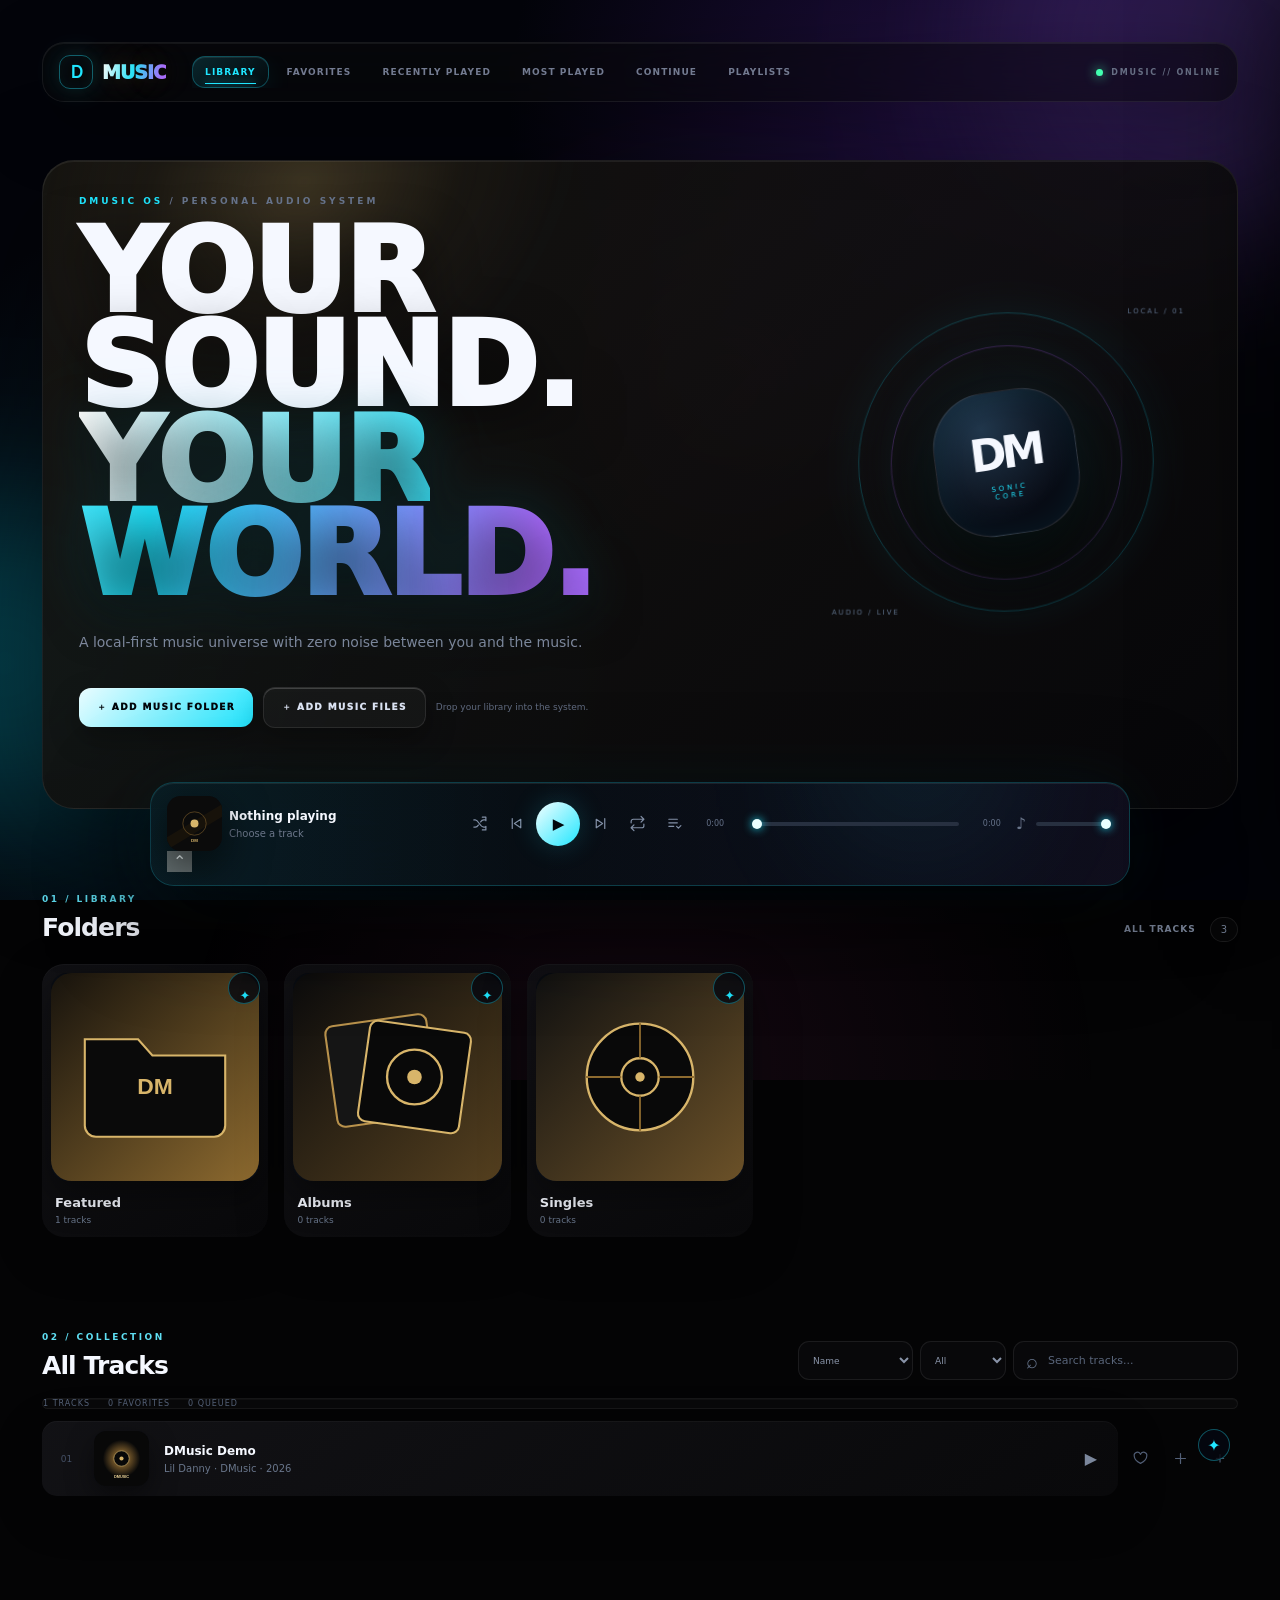
<file: index.html>
<!doctype html>
<html lang="en">
<head>
  <meta charset="UTF-8">
  <meta name="viewport" content="width=device-width, initial-scale=1, viewport-fit=cover">
  <meta name="theme-color" content="#05050a">
  <meta name="description" content="DMusic — futuristic personal music library and player.">
  <meta name="color-scheme" content="dark">
  <link rel="manifest" href="manifest.webmanifest">
  <title>DMusic — Your Sound. Your World.</title>
  <link rel="stylesheet" href="style.css">
  <link rel="stylesheet" href="pro-style.css">
  <link rel="stylesheet" href="pro-suite.css">
  <link rel="stylesheet" href="neon-theme.css">
</head>
<body>
  <div class="scene" aria-hidden="true"><div class="scene-grid"></div><div class="orb orb-a"></div><div class="orb orb-b"></div><div class="orb orb-c"></div><div class="scanline"></div></div>
  <main class="app" id="top">
    <header class="topbar">
      <a class="brand" href="#top" aria-label="DMusic home"><i>Ｄ</i><span>MUSIC</span></a>
      <nav class="main-nav" aria-label="Library navigation">
        <button class="nav-btn active" data-view="library">Library</button><button class="nav-btn" data-view="favorites">Favorites</button><button class="nav-btn" data-view="recent">Recently Played</button><button class="nav-btn" data-view="most">Most Played</button><button class="nav-btn" data-view="continue">Continue</button><button class="nav-btn" data-view="playlists">Playlists</button>
      </nav>
      <div class="topbar-meta"><span class="status-dot"></span><span id="libraryStatus">DMUSIC // ONLINE</span></div>
    </header>
    <section class="hero" aria-labelledby="heroTitle">
      <div class="hero-copy"><div class="eyebrow"><span>DMUSIC OS</span> / PERSONAL AUDIO SYSTEM</div><h1 id="heroTitle">YOUR SOUND.<br><em>YOUR WORLD.</em></h1><p>A local-first music universe with zero noise between you and the music.</p><div class="scanner-bar"><button id="scanBtn" class="scan-btn" type="button">＋ ADD MUSIC FOLDER</button><button id="addFilesBtn" class="scan-btn secondary-scan-btn" type="button">＋ ADD MUSIC FILES</button><input id="musicFolderInput" type="file" webkitdirectory directory multiple hidden accept="audio/*,.mp3,.m4a,.flac,.wav,.ogg,.aac,.opus,.webm,.jpg,.jpeg,.png,.webp"><input id="musicFilesInput" type="file" multiple hidden accept="audio/*,.mp3,.m4a,.flac,.wav,.ogg,.aac,.opus,.webm"><span id="scanStatus" class="scan-status">Drop your library into the system.</span></div></div>
      <div class="hero-stage" aria-hidden="true"><div class="hero-ring ring-one"></div><div class="hero-ring ring-two"></div><div class="hero-core"><strong>DM</strong><span>SONIC<br>CORE</span></div><div class="hero-label label-one">LOCAL / 01</div><div class="hero-label label-two">AUDIO / LIVE</div></div>
    </section>
    <section class="content-section library-section"><div class="section-title"><div><span class="section-kicker">01 / LIBRARY</span><h2 id="pageTitle">Folders</h2></div><div class="library-actions"><button id="allTracksBtn" class="text-btn">ALL TRACKS</button><span id="folderCount" class="count">0</span></div></div><div id="library" class="library"></div></section>
    <section class="content-section tracks-section"><div class="section-title"><div><span class="section-kicker">02 / COLLECTION</span><h2 id="tracksHeading">Tracks</h2></div><div class="track-tools"><select id="sortSelect" aria-label="Sort tracks"><option value="name">Name</option><option value="artist">Artist</option><option value="album">Album</option><option value="year">Year</option><option value="recent">Recently played</option><option value="plays">Most played</option></select><select id="filterSelect" aria-label="Filter tracks"><option value="all">All</option><option value="favorites">Favorites</option><option value="played">Played</option><option value="unplayed">Unplayed</option><option value="year">With year</option></select><label class="search-box"><span>⌕</span><input id="searchInput" type="search" placeholder="Search tracks..." autocomplete="off"></label></div></div><div id="statsBar" class="stats-bar"></div><div id="tracks" class="tracks"></div><div id="emptyState" class="empty-state" hidden>No tracks found.</div></section>
  </main>
  <div id="playlistModal" class="modal" hidden><div class="modal-card"><button id="closePlaylistModal" class="close-btn" type="button">×</button><span class="section-kicker">NEW PLAYLIST</span><h2>Create playlist</h2><input id="playlistName" class="modal-input" maxlength="50" placeholder="Playlist name..." autocomplete="off"><button id="createPlaylistBtn" class="scan-btn" type="button">CREATE PLAYLIST</button></div></div>
  <aside class="player" aria-label="Music player"><div class="player-glow"></div><div class="player-main"><div class="now-art-wrap"><img id="nowCover" src="assets/covers/fallback.svg" alt="Now playing artwork"><span id="playingIndicator" class="playing-indicator" hidden></span></div><div class="now"><b id="nowTitle">Nothing playing</b><small id="nowArtist">Choose a track</small></div><div class="player-controls"><button id="shuffleBtn" class="control-btn mode-btn" type="button" aria-label="Shuffle"></button><button id="prevBtn" class="control-btn" type="button" aria-label="Previous"></button><button id="playBtn" class="play-btn" type="button" aria-label="Play">▶</button><button id="nextBtn" class="control-btn" type="button" aria-label="Next"></button><button id="repeatBtn" class="control-btn mode-btn" type="button" aria-label="Repeat"></button><button id="queueBtn" class="control-btn mode-btn" type="button" aria-label="Queue"></button></div><div class="time-progress"><span id="currentTime">0:00</span><input id="progress" type="range" min="0" max="100" value="0" step="0.1" aria-label="Playback position"><span id="duration">0:00</span></div><div class="volume-wrap"><span>♪</span><input id="volume" class="volume" type="range" min="0" max="1" step="0.01" value="1" aria-label="Volume"></div></div></aside>
  <aside id="queuePanel" class="queue-panel" aria-hidden="true"><div class="queue-head"><div><span class="section-kicker">03 / UP NEXT</span><h2>Queue</h2></div><button id="closeQueueBtn" class="close-btn" type="button">×</button></div><div class="queue-actions"><button id="clearQueueBtn" class="text-btn" type="button">CLEAR QUEUE</button></div><div id="queueList" class="queue-list"></div></aside><div id="queueBackdrop" class="queue-backdrop" hidden></div>
  <script src="music-data.js"></script><script src="script.js"></script><script src="scanner-fix.js"></script><script src="pro-ui.js"></script><script src="pro-suite.js"></script><script src="pro-player.js"></script>
</body>
</html>
</file>
<file: style.css>
*{box-sizing:border-box}html{scroll-behavior:smooth}body{margin:0;min-height:100vh;background:#03040a;color:#f5f7ff;font-family:Inter,ui-sans-serif,system-ui,-apple-system,BlinkMacSystemFont,"Segoe UI",sans-serif;overflow-x:hidden;isolation:isolate}button,input,select{font:inherit}button{border:0}.scene{position:fixed;inset:0;z-index:-2;overflow:hidden;background:radial-gradient(circle at 72% 12%,#1c0d3a 0,transparent 34%),radial-gradient(circle at 18% 70%,#061e2b 0,transparent 35%),#03040a}.scene-grid{position:absolute;inset:-20%;background-image:linear-gradient(#20e6ff0b 1px,transparent 1px),linear-gradient(90deg,#20e6ff0b 1px,transparent 1px);background-size:56px 56px;transform:perspective(700px) rotateX(63deg) translateY(24%);transform-origin:center bottom;mask-image:linear-gradient(to bottom,transparent,#000 45%,#000);animation:gridDrift 18s linear infinite}.orb{position:absolute;border-radius:50%;filter:blur(70px);opacity:.2;mix-blend-mode:screen}.orb-a{width:430px;height:430px;right:-130px;top:-170px;background:#9b5cff;animation:orbFloat 10s ease-in-out infinite}.orb-b{width:330px;height:330px;left:-160px;bottom:8%;background:#00eaff;animation:orbFloat 13s ease-in-out infinite reverse}.orb-c{width:230px;height:230px;left:48%;top:30%;background:#ff3bbd;opacity:.09}.scanline{position:absolute;inset:0;background:linear-gradient(transparent 0%,#fff0 48%,#fff3 50%,#fff0 52%,transparent 100%);background-size:100% 8px;opacity:.045;pointer-events:none}.app{max-width:1440px;margin:auto;padding:28px 42px 245px}.topbar{position:sticky;top:14px;z-index:15;display:flex;align-items:center;gap:26px;margin-bottom:72px;padding:10px 12px 10px 18px;border:1px solid #ffffff12;border-radius:20px;background:#060811b8;backdrop-filter:blur(22px) saturate(145%);box-shadow:0 18px 60px #0008,inset 0 1px #fff1}.brand{display:flex;align-items:center;gap:9px;color:#fff;text-decoration:none;font-size:19px;font-weight:950;letter-spacing:2px;white-space:nowrap}.brand i{display:grid;place-items:center;width:34px;height:34px;border:1px solid #23e7ff66;border-radius:11px;color:#20e6ff;font-style:normal;font-size:18px;box-shadow:0 0 24px #20e6ff26,inset 0 0 18px #20e6ff12}.brand span{background:linear-gradient(90deg,#fff,#20e6ff 65%,#a96cff);-webkit-background-clip:text;background-clip:text;color:transparent}.main-nav{display:flex;gap:4px;overflow:auto;scrollbar-width:none;flex:1}.main-nav::-webkit-scrollbar{display:none}.nav-btn{position:relative;white-space:nowrap;background:transparent;color:#737b91;padding:10px 12px;border-radius:11px;font-size:9px;font-weight:850;cursor:pointer;text-transform:uppercase;letter-spacing:1.1px;transition:.25s}.nav-btn:hover{color:#eafaff;background:#ffffff07}.nav-btn.active{color:#20e6ff;background:#20e6ff0d;box-shadow:inset 0 0 0 1px #20e6ff20,0 0 24px #20e6ff08}.nav-btn.active:after{content:"";position:absolute;left:12px;right:12px;bottom:3px;height:1px;background:#20e6ff;box-shadow:0 0 10px #20e6ff}.topbar-meta{display:flex;align-items:center;gap:8px;color:#687085;font-size:8px;letter-spacing:1.8px;font-weight:800;white-space:nowrap}.status-dot{width:7px;height:7px;border-radius:50%;background:#42ffb0;box-shadow:0 0 12px #42ffb0}.hero{position:relative;min-height:520px;display:flex;align-items:center;justify-content:space-between;border-bottom:1px solid #ffffff10;padding:35px 3% 80px;overflow:hidden}.hero:before{content:"";position:absolute;inset:12% 38% 12% 0;border:1px solid #20e6ff0d;border-radius:50%;transform:skewX(-14deg);pointer-events:none}.hero-copy{position:relative;z-index:2;max-width:850px}.eyebrow,.section-kicker{color:#68758d;font-size:9px;letter-spacing:3px;font-weight:850}.eyebrow span{color:#20e6ff}.hero h1{font-size:clamp(58px,9vw,132px);line-height:.82;letter-spacing:-8px;margin:19px 0 28px;font-weight:950;text-wrap:balance}.hero h1 em{font-style:normal;background:linear-gradient(100deg,#fff 0%,#20e6ff 42%,#b16cff 90%);-webkit-background-clip:text;background-clip:text;color:transparent;filter:drop-shadow(0 0 28px #20e6ff25)}.hero p{margin:0;color:#818ba0;font-size:14px;max-width:510px;line-height:1.7}.scanner-bar{display:flex;align-items:center;gap:10px;margin-top:32px;flex-wrap:wrap}.scan-btn{padding:13px 18px;border-radius:12px;background:linear-gradient(135deg,#eafcff,#20e6ff);color:#02060b;font-size:9px;font-weight:950;letter-spacing:1.4px;cursor:pointer;transition:.25s;box-shadow:0 10px 35px #20e6ff14}.scan-btn:hover{transform:translateY(-3px);box-shadow:0 15px 45px #20e6ff28}.secondary-scan-btn{background:#ffffff08;color:#dce4f4;border:1px solid #ffffff18;box-shadow:none}.secondary-scan-btn:hover{background:#ffffff10;color:#fff}.scan-status{color:#606b80;font-size:9px}.scan-status.error{color:#ff668f}.hero-stage{position:relative;width:390px;height:390px;flex:none;display:grid;place-items:center;perspective:800px;transform:rotateY(-10deg) rotateX(4deg)}.hero-ring{position:absolute;border:1px solid #20e6ff3d;border-radius:50%;box-shadow:0 0 45px #20e6ff10,inset 0 0 35px #20e6ff08}.ring-one{width:300px;height:300px;animation:spin 18s linear infinite}.ring-two{width:235px;height:235px;border-color:#b16cff45;animation:spinReverse 13s linear infinite}.hero-core{width:145px;height:145px;border-radius:38%;display:grid;place-items:center;align-content:center;gap:5px;background:radial-gradient(circle at 35% 25%,#20364b,#080b14 68%);border:1px solid #ffffff22;box-shadow:0 0 70px #20e6ff18,0 35px 80px #000c,inset 0 0 35px #20e6ff12;transform:rotateZ(-8deg);animation:coreFloat 5s ease-in-out infinite}.hero-core strong{font-size:45px;letter-spacing:-5px}.hero-core span{font-size:7px;letter-spacing:3px;color:#20e6ff;text-align:center}.hero-label{position:absolute;font-size:7px;letter-spacing:2px;color:#5e718b}.label-one{top:40px;right:15px}.label-two{bottom:40px;left:20px}.content-section{margin-top:78px}.section-title{display:flex;align-items:end;justify-content:space-between;gap:18px;margin-bottom:22px}.section-title h2{font-size:25px;margin:7px 0 0;letter-spacing:-.9px}.count{color:#748096;font-size:10px;border:1px solid #ffffff14;border-radius:99px;padding:6px 10px;background:#ffffff05}.library-actions{display:flex;align-items:center;gap:12px}.text-btn{background:transparent;color:#7c879c;font-size:9px;cursor:pointer;padding:7px 2px;letter-spacing:1px;font-weight:800}.text-btn:hover{color:#20e6ff}.library{display:grid;grid-template-columns:repeat(auto-fill,minmax(190px,1fr));gap:16px}.folder-card{position:relative;color:inherit;font:inherit;cursor:pointer;background:linear-gradient(145deg,#0d111b,#070a10);text-align:left;padding:9px;border-radius:22px;box-shadow:inset 0 0 0 1px #ffffff0e,0 18px 45px #0007;transition:transform .35s,box-shadow .35s;transform-style:preserve-3d}.folder-card:hover{transform:translateY(-9px) rotateX(3deg) rotateY(-2deg);box-shadow:inset 0 0 0 1px #20e6ff35,0 25px 65px #000b,0 0 35px #20e6ff0b}.folder-card.selected{box-shadow:inset 0 0 0 1px #20e6ff,0 25px 65px #000b,0 0 35px #20e6ff14}.folder-card img{display:block;width:100%;aspect-ratio:1;border-radius:16px;object-fit:cover;background:#090c12;box-shadow:0 14px 30px #0008}.folder-card span,.folder-card small{display:block}.folder-card span{margin:14px 4px 0;font-size:13px;font-weight:850}.folder-card small{margin:5px 4px 3px;color:#68758a;font-size:9px}.tracks-section{margin-top:88px}.track-tools{display:flex;align-items:center;gap:7px}.track-tools select{height:39px;border:1px solid #ffffff12;border-radius:11px;background:#080b12e8;color:#8994a8;outline:0;padding:0 10px;font-size:9px}.track-tools select:focus{border-color:#20e6ff66;box-shadow:0 0 0 3px #20e6ff09}.search-box{width:225px;height:39px;display:flex;align-items:center;gap:8px;padding:0 12px;border:1px solid #ffffff12;border-radius:11px;background:#080b12e8;color:#66748b}.search-box:focus-within{border-color:#20e6ff66;box-shadow:0 0 0 3px #20e6ff09}.search-box span{font-size:20px;line-height:1}.search-box input{width:100%;border:0;outline:0;background:transparent;color:#eef4ff;font-size:11px}.search-box input::placeholder{color:#59657a}.stats-bar{display:flex;gap:18px;color:#56637a;font-size:8px;margin:-4px 0 12px;text-transform:uppercase;letter-spacing:1px}.tracks{display:grid;gap:5px}.track-row-wrap{display:flex;align-items:center;gap:4px}.track-row{min-width:0;flex:1;display:flex;align-items:center;gap:15px;padding:10px 12px;border-radius:15px;background:#ffffff00;color:inherit;text-align:left;cursor:pointer;transition:.25s;transform-style:preserve-3d}.track-row:hover{background:#ffffff06;transform:translateX(4px)}.track-row.active{background:linear-gradient(90deg,#20e6ff0d,transparent);box-shadow:inset 2px 0 #20e6ff}.track-row img{width:55px;height:55px;border-radius:12px;object-fit:cover;background:#0b0e15;box-shadow:0 8px 20px #0008}.track-info{display:flex;flex-direction:column;flex:1;min-width:0}.track-info b,.track-info small{white-space:nowrap;overflow:hidden;text-overflow:ellipsis}.track-info b{font-size:12px}.track-info small{margin-top:5px;color:#68758a;font-size:10px}.track-number{width:25px;color:#465268;font-size:9px;text-align:center}.track-play{width:30px;text-align:center;color:#7b879c}.track-row.active .track-play{color:#20e6ff;text-shadow:0 0 12px #20e6ff}.favorite-btn,.add-queue-btn,.playlist-track-btn{width:36px;height:36px;display:grid;place-items:center;flex:none;border-radius:50%;background:transparent;color:#536078;cursor:pointer;transition:.2s}.favorite-btn:hover,.add-queue-btn:hover,.playlist-track-btn:hover{background:#ffffff08;color:#e9f5ff}.favorite-btn.active{color:#ff55c8}.favorite-btn.active svg{fill:#ff55c8;stroke:#ff55c8}.favorite-btn svg,.add-queue-btn svg{width:17px;height:17px;fill:none;stroke:currentColor;stroke-width:1.7;stroke-linecap:round;stroke-linejoin:round}.playlist-track-btn{font-size:16px}.empty-state{padding:55px 0;text-align:center;color:#5d6a80;font-size:12px}.player{position:fixed;z-index:20;left:50%;bottom:17px;transform:translateX(-50%);width:min(1160px,calc(100% - 30px));padding:13px 16px;background:#070a11e8;backdrop-filter:blur(28px) saturate(160%);-webkit-backdrop-filter:blur(28px) saturate(160%);border:1px solid #ffffff18;border-radius:23px;box-shadow:0 25px 90px #000c,0 0 55px #20e6ff09,inset 0 1px #fff2;overflow:hidden}.player:before{content:"";position:absolute;inset:0;background:linear-gradient(90deg,#20e6ff08,transparent 35%,#a96cff08);pointer-events:none}.player-glow{position:absolute;width:150px;height:150px;right:14%;top:-100px;background:#20e6ff;filter:blur(80px);opacity:.13;pointer-events:none}.player-main{position:relative;z-index:1;display:grid;grid-template-columns:minmax(180px,1fr) auto minmax(270px,1.45fr) auto;align-items:center;gap:15px}.now-art-wrap{position:relative;width:55px;height:55px;cursor:pointer}.now-art-wrap img{width:55px;height:55px;border-radius:14px;display:block;object-fit:cover;background:#0c1018;box-shadow:0 0 22px #20e6ff14,0 8px 25px #000b}.now{min-width:0}.now b,.now small{display:block;white-space:nowrap;overflow:hidden;text-overflow:ellipsis}.now b{font-size:12px}.now small{color:#6d788c;margin-top:5px;font-size:10px}.player-main>.now-art-wrap{margin-right:-8px}.player-controls{display:flex;align-items:center;gap:3px}.control-btn,.play-btn{display:grid;place-items:center;cursor:pointer;transition:.18s}.control-btn{width:34px;height:34px;border-radius:50%;background:transparent;color:#8290a7}.control-btn:hover{background:#ffffff09;color:#fff;transform:scale(1.08)}.control-btn.active{color:#20e6ff;background:#20e6ff0e}.control-btn svg{width:17px;height:17px;fill:none;stroke:currentColor;stroke-width:1.7;stroke-linecap:round;stroke-linejoin:round}.play-btn{width:44px;height:44px;border-radius:50%;background:linear-gradient(135deg,#f5ffff,#20e6ff);color:#02070c;font-size:14px;font-weight:950;box-shadow:0 0 25px #20e6ff22}.play-btn:hover{transform:scale(1.07);box-shadow:0 0 35px #20e6ff3d}.time-progress{display:grid;grid-template-columns:35px 1fr 35px;align-items:center;gap:9px;color:#657289;font-size:8px}.time-progress span:last-child{text-align:right}.time-progress input,.volume{width:100%;height:4px;appearance:none;background:#273040;border-radius:99px;outline:0;accent-color:#20e6ff;cursor:pointer}.time-progress input::-webkit-slider-thumb,.volume::-webkit-slider-thumb{appearance:none;width:10px;height:10px;border-radius:50%;background:#eaffff;box-shadow:0 0 10px #20e6ff}.volume-wrap{display:flex;align-items:center;gap:8px;color:#69758a}.volume{width:75px}.playing-indicator{position:absolute;right:-2px;bottom:-2px;width:10px;height:10px;border-radius:50%;background:#42ffb0;border:2px solid #070a11;box-shadow:0 0 12px #42ffb0}.playing .now-art-wrap img{animation:coverPulse 1.8s ease-in-out infinite}.queue-backdrop{position:fixed;inset:0;z-index:29;background:#000b;backdrop-filter:blur(7px)}.queue-panel{position:fixed;z-index:30;top:0;right:0;width:min(430px,94vw);height:100dvh;padding:30px 22px;background:#060910f5;border-left:1px solid #ffffff16;transform:translateX(105%);transition:transform .3s ease;box-shadow:-35px 0 100px #000b;overflow:auto}.queue-panel.open{transform:translateX(0)}.queue-head{display:flex;align-items:center;justify-content:space-between;margin-bottom:10px}.queue-head h2{margin:7px 0 0;font-size:26px}.close-btn{width:36px;height:36px;border-radius:50%;background:#ffffff08;color:#9aa5b8;font-size:24px;cursor:pointer}.close-btn:hover{color:#fff;background:#ffffff12}.queue-actions{text-align:right;margin-bottom:10px}.queue-list{display:grid;gap:6px}.queue-item{display:flex;align-items:center;gap:4px}.queue-play{flex:1;min-width:0;display:flex;align-items:center;gap:12px;padding:9px;border-radius:13px;background:transparent;color:inherit;text-align:left;cursor:pointer}.queue-play:hover,.queue-item.active .queue-play{background:#ffffff07}.queue-play img{width:46px;height:46px;border-radius:10px;object-fit:cover}.queue-play span{display:flex;flex-direction:column;min-width:0;flex:1}.queue-play b,.queue-play small{white-space:nowrap;overflow:hidden;text-overflow:ellipsis}.queue-play b{font-size:11px}.queue-play small{margin-top:4px;color:#68758a;font-size:9px}.queue-play em{font-style:normal;color:#465268;font-size:9px}.queue-remove{width:30px;height:30px;border-radius:50%;background:transparent;color:#536078;cursor:pointer}.queue-remove:hover{background:#ffffff08;color:#ddd}.queue-empty{padding:35px 10px;text-align:center;color:#5e6a7f;font-size:11px}.playlist-create{margin-bottom:14px}.playlist-card{width:100%;display:flex;align-items:center;gap:14px;padding:12px;border:1px solid #ffffff12;border-radius:16px;background:#090d15;color:inherit;text-align:left;cursor:pointer;margin-bottom:7px}.playlist-card:hover{background:#ffffff07;border-color:#20e6ff33}.playlist-art{width:58px;height:58px;border-radius:14px;display:grid;place-items:center;background:#101a24;color:#20e6ff;font-size:25px}.playlist-card span:last-child{display:flex;flex-direction:column}.playlist-card small{color:#68758a;margin-top:5px;font-size:9px}.modal{position:fixed;z-index:50;inset:0;display:grid;place-items:center;background:#000c;backdrop-filter:blur(12px)}.modal[hidden]{display:none}.modal-card{width:min(410px,calc(100% - 30px));padding:27px;border:1px solid #ffffff1a;border-radius:22px;background:#080c14;box-shadow:0 35px 110px #000;transform-style:preserve-3d}.modal-card h2{margin:7px 0 20px}.modal-input{width:100%;height:44px;padding:0 12px;margin-bottom:12px;border:1px solid #ffffff16;border-radius:12px;background:#050810;color:#fff;outline:0}.modal-input:focus{border-color:#20e6ff}.modal-card .close-btn{float:right}.modal-card .scan-btn{width:100%}.cover-edit-btn{position:absolute!important;right:8px!important;top:8px!important;z-index:5!important;width:32px!important;height:32px!important;border-radius:50%!important;background:#050811cc!important;color:#20e6ff!important;border:1px solid #20e6ff35!important;backdrop-filter:blur(10px)!important}.cover-edit-btn:hover{background:#20e6ff!important;color:#02060b!important}.mobile-nav{display:none!important}@keyframes gridDrift{to{transform:perspective(700px) rotateX(63deg) translateY(30%)}}@keyframes orbFloat{50%{transform:translate3d(30px,-20px,0) scale(1.08)}}@keyframes spin{to{transform:rotate(360deg)}}@keyframes spinReverse{to{transform:rotate(-360deg)}}@keyframes coreFloat{50%{transform:rotateZ(-5deg) translateY(-10px)}}@keyframes coverPulse{50%{transform:scale(.96)}}@media(max-width:1050px){.app{padding-inline:24px}.main-nav{order:3;width:100%;flex-basis:100%}.topbar{flex-wrap:wrap}.player-main{grid-template-columns:auto 1fr auto}.player-main>.time-progress{grid-column:1/-1}.volume-wrap{display:none}.hero-stage{width:300px;height:300px}.hero-ring.ring-one{width:245px;height:245px}.hero-ring.ring-two{width:190px;height:190px}}@media(max-width:800px){.hero{min-height:450px}.hero-stage{display:none}.hero-copy{max-width:none}.hero:before{inset:10% -30% 10% -30%}.track-tools{flex-wrap:wrap;justify-content:flex-end}.search-box{width:190px}.library{grid-template-columns:repeat(3,1fr)}}@media(max-width:600px){.app{padding:14px 12px 225px}.topbar{position:relative;top:auto;margin-bottom:42px;padding:9px 10px 9px 13px;border-radius:16px}.brand{font-size:16px}.brand i{width:30px;height:30px}.topbar-meta{display:none}.main-nav{display:none}.hero{min-height:510px;padding:25px 4px 55px;align-items:flex-end}.hero h1{font-size:clamp(47px,15vw,73px);letter-spacing:-5px}.hero p{font-size:12px;max-width:310px}.scanner-bar{align-items:stretch;flex-direction:column;gap:9px}.scan-btn{width:100%}.scan-status{line-height:1.5}.content-section{margin-top:52px}.section-title{align-items:center;flex-wrap:wrap}.section-title h2{font-size:21px}.track-tools{width:100%;justify-content:space-between;gap:6px}.track-tools select{flex:1;min-width:0}.search-box{width:40px;padding:0;justify-content:center}.search-box input{display:none}.search-box:focus-within{width:145px;justify-content:flex-start;padding:0 10px}.search-box:focus-within input{display:block}.library{grid-template-columns:repeat(2,1fr);gap:9px}.folder-card{padding:7px;border-radius:16px}.folder-card img{border-radius:11px}.folder-card span{font-size:11px;margin-top:10px}.folder-card small{font-size:8px}.tracks-section{margin-top:62px}.track-row{gap:9px;padding:9px 6px}.track-number{display:none}.track-row img{width:45px;height:45px;border-radius:10px}.track-info b{font-size:11px}.track-info small{font-size:9px;margin-top:3px}.favorite-btn,.add-queue-btn,.playlist-track-btn{width:30px;height:30px}.playlist-track-btn{display:none}.track-play{width:24px}.player{bottom:8px;width:calc(100% - 12px);padding:9px 10px;border-radius:18px}.player-main{grid-template-columns:46px minmax(0,1fr) auto;gap:8px}.now-art-wrap,.now-art-wrap img{width:46px;height:46px}.player-main>.now-art-wrap{margin-right:0}.now b{font-size:11px}.now small{font-size:9px}.control-btn{width:30px;height:30px}.play-btn{width:40px;height:40px}.player-controls{gap:0}.player-controls .mode-btn,.player-controls #queueBtn{display:none}.time-progress{grid-column:1/-1!important;grid-template-columns:29px 1fr 29px;gap:6px}.mobile-nav{display:flex!important;position:fixed;z-index:35;left:50%;bottom:75px;transform:translateX(-50%);width:min(360px,calc(100% - 28px));justify-content:space-around;padding:7px;border:1px solid #ffffff16;border-radius:18px;background:#060910dc;backdrop-filter:blur(20px);box-shadow:0 18px 60px #000b}.mobile-nav-btn{flex:1;background:transparent;color:#647087;border-radius:12px;padding:6px 4px;cursor:pointer}.mobile-nav-btn span{display:block;font-size:16px}.mobile-nav-btn small{display:block;font-size:7px;letter-spacing:.8px;margin-top:2px}.mobile-nav-btn.active{color:#20e6ff;background:#20e6ff0d}.queue-panel{width:100%;padding:22px 15px 100px}}@media(prefers-reduced-motion:reduce){*,*:before,*:after{animation-duration:.01ms!important;animation-iteration-count:1!important;scroll-behavior:auto!important;transition-duration:.01ms!important}}
</file>
<file: pro-style.css>
/* DMusic — Premium 3D Visual System v3 / Stability Patch */
:root{--dm-gold:#d8b46a;--dm-gold2:#8f6b2d;--dm-bg:#040405;--dm-panel:#0d0d10;--dm-panel2:#121216;--dm-line:#29292f;--dm-muted:#777780;--dm-text:#f4f2ed;--dm-radius:24px;--dm-shadow:0 30px 90px rgba(0,0,0,.58)}
*{box-sizing:border-box}html{scroll-behavior:smooth}body{background:#040405!important;color:var(--dm-text);overflow-x:hidden;padding-bottom:118px!important}body:before{content:"";position:fixed;inset:-20%;z-index:-5;pointer-events:none;background:radial-gradient(circle at 12% 8%,rgba(216,180,106,.13),transparent 24%),radial-gradient(circle at 88% 18%,rgba(113,82,190,.09),transparent 22%),radial-gradient(circle at 50% 100%,rgba(216,180,106,.07),transparent 30%);animation:dmAtmosphere 18s ease-in-out infinite alternate}body:after{content:"";position:fixed;inset:0;z-index:-4;pointer-events:none;opacity:.22;background-image:linear-gradient(rgba(255,255,255,.025) 1px,transparent 1px),linear-gradient(90deg,rgba(255,255,255,.018) 1px,transparent 1px);background-size:70px 70px;mask-image:linear-gradient(to bottom,black,transparent 75%);transform:perspective(700px) rotateX(55deg) scale(1.5);transform-origin:50% 100%}@keyframes dmAtmosphere{from{transform:scale(1) translate3d(-1%,0,0)}to{transform:scale(1.08) translate3d(1%,1%,0)}}
.app{position:relative;z-index:1;transform-style:preserve-3d}.topbar{position:relative;z-index:20;background:rgba(9,9,11,.62)!important;border:1px solid rgba(255,255,255,.07);border-radius:22px!important;padding:12px 16px!important;backdrop-filter:blur(24px) saturate(130%);box-shadow:0 20px 70px rgba(0,0,0,.35),inset 0 1px rgba(255,255,255,.06);transform:translateZ(30px)}.brand{letter-spacing:-1px;text-shadow:0 0 30px rgba(216,180,106,.25)}.brand span{background:linear-gradient(110deg,#fff,#d8b46a 45%,#80602b);-webkit-background-clip:text;background-clip:text;color:transparent}.main-nav{gap:5px!important}.nav-btn{position:relative;border:1px solid transparent!important;border-radius:13px!important;transition:.3s cubic-bezier(.2,.8,.2,1)!important}.nav-btn:hover{color:#fff!important;background:rgba(255,255,255,.055)!important;transform:translateY(-2px)}.nav-btn.active{background:linear-gradient(145deg,rgba(216,180,106,.18),rgba(216,180,106,.035))!important;border-color:rgba(216,180,106,.22)!important;box-shadow:inset 0 1px rgba(255,255,255,.08),0 8px 28px rgba(216,180,106,.08)}
.hero{position:relative;overflow:hidden;border-radius:32px!important;border:1px solid rgba(255,255,255,.08)!important;background:linear-gradient(135deg,rgba(24,22,18,.92),rgba(8,8,10,.84))!important;box-shadow:0 40px 120px rgba(0,0,0,.45),inset 0 1px rgba(255,255,255,.07)!important;transform-style:preserve-3d;transform:translateZ(18px);transition:transform .5s cubic-bezier(.2,.8,.2,1)}.hero:before{content:"";position:absolute;width:520px;height:520px;right:-180px;top:-240px;border-radius:50%;background:radial-gradient(circle,rgba(216,180,106,.2),rgba(216,180,106,.035) 42%,transparent 70%);filter:blur(4px);animation:heroOrb 9s ease-in-out infinite alternate}.hero:after{content:"";position:absolute;inset:0;background:linear-gradient(115deg,transparent 20%,rgba(255,255,255,.045) 45%,transparent 52%);transform:translateX(-120%);animation:heroShine 9s ease-in-out infinite;pointer-events:none}@keyframes heroOrb{to{transform:translate(-80px,80px) scale(1.25)}}@keyframes heroShine{0%,55%{transform:translateX(-120%)}75%,100%{transform:translateX(120%)}}.hero-copy,.hero-badge{position:relative;z-index:2;transform:translateZ(45px)}.hero h1{text-shadow:0 18px 50px rgba(0,0,0,.55);letter-spacing:-2px}.hero h1 em{font-style:normal;background:linear-gradient(100deg,#fff 5%,#d8b46a 55%,#765522);-webkit-background-clip:text;background-clip:text;color:transparent}.hero-badge{border:1px solid rgba(216,180,106,.24)!important;background:radial-gradient(circle at 35% 30%,rgba(255,255,255,.1),rgba(216,180,106,.06) 35%,rgba(0,0,0,.25))!important;box-shadow:inset 0 1px rgba(255,255,255,.12),0 30px 80px rgba(0,0,0,.55),0 0 70px rgba(216,180,106,.1);animation:badgeFloat 5s ease-in-out infinite}@keyframes badgeFloat{0%,100%{transform:translateZ(55px) rotateX(0) rotateY(0) translateY(0)}50%{transform:translateZ(70px) rotateX(4deg) rotateY(-5deg) translateY(-10px)}}.scanner-bar{position:relative;z-index:4}.scan-btn{box-shadow:0 12px 30px rgba(0,0,0,.3),inset 0 1px rgba(255,255,255,.18)!important;transition:.3s!important}.scan-btn:hover{transform:translateY(-3px) scale(1.01);box-shadow:0 18px 42px rgba(0,0,0,.42)!important}.content-section{position:relative;transform:translateZ(8px)}.section-title{align-items:end}.section-kicker{letter-spacing:2.5px!important;color:#9b8150!important}.folder-card,.track-row,.player,.queue-panel,.playlist-card{border-color:rgba(255,255,255,.075)!important;background:linear-gradient(145deg,rgba(20,20,24,.88),rgba(10,10,12,.9))!important;backdrop-filter:blur(18px) saturate(125%);box-shadow:0 15px 50px rgba(0,0,0,.22),inset 0 1px rgba(255,255,255,.035);transition:transform .4s cubic-bezier(.2,.8,.2,1),box-shadow .4s,border-color .3s,background .3s!important}.folder-card{transform-style:preserve-3d}.folder-card:hover{transform:translateY(-9px) rotateX(3deg) rotateY(-2deg) translateZ(15px)!important;border-color:rgba(216,180,106,.3)!important;box-shadow:0 30px 70px rgba(0,0,0,.5),0 0 0 1px rgba(216,180,106,.05),inset 0 1px rgba(255,255,255,.08)!important}.folder-card img{box-shadow:0 15px 35px rgba(0,0,0,.4);transform:translateZ(12px);transition:.45s cubic-bezier(.2,.8,.2,1)!important}.folder-card:hover img{transform:translateZ(28px) scale(1.045) rotate(-1deg)!important;box-shadow:0 22px 45px rgba(0,0,0,.58)!important}.track-row-wrap{transform-style:preserve-3d}.track-row{overflow:hidden;transform-style:preserve-3d;position:relative}.track-row:before{content:"";position:absolute;inset:0;pointer-events:none;background:linear-gradient(100deg,transparent,rgba(216,180,106,.035),transparent);transform:translateX(-110%);transition:.6s}.track-row:hover{transform:translateX(5px) translateZ(12px)!important;border-color:rgba(216,180,106,.22)!important;box-shadow:0 18px 50px rgba(0,0,0,.42),-4px 0 25px rgba(216,180,106,.035)!important}.track-row:hover:before{transform:translateX(110%)}.track-row img{box-shadow:0 10px 28px rgba(0,0,0,.45);transition:.35s!important}.track-row:hover img{transform:scale(1.08) translateZ(15px);box-shadow:0 16px 36px rgba(0,0,0,.6)}.track-row.active{border-color:rgba(216,180,106,.35)!important;background:linear-gradient(100deg,rgba(216,180,106,.1),rgba(15,15,18,.9))!important;box-shadow:0 15px 45px rgba(0,0,0,.4),inset 3px 0 var(--dm-gold)}
.search-box,select,.pro-tools input{background:rgba(10,10,13,.72)!important;border-color:rgba(255,255,255,.08)!important;backdrop-filter:blur(15px)}.search-box:focus-within{border-color:rgba(216,180,106,.35)!important;box-shadow:0 0 0 4px rgba(216,180,106,.06),0 10px 30px rgba(0,0,0,.3)}.stats-bar{border-radius:18px!important;background:rgba(255,255,255,.025)!important;border:1px solid rgba(255,255,255,.055)!important;box-shadow:inset 0 1px rgba(255,255,255,.03)}
/* Viewport-locked player — centered on the monitor. */.player{position:fixed!important;left:50%!important;right:auto!important;bottom:14px!important;width:min(980px,calc(100vw - 44px))!important;max-width:980px!important;margin:0!important;z-index:200!important;min-height:92px;border:1px solid rgba(216,180,106,.18)!important;border-radius:24px!important;background:linear-gradient(105deg,rgba(20,19,17,.94),rgba(10,10,13,.94))!important;backdrop-filter:blur(28px) saturate(135%);box-shadow:0 30px 100px rgba(0,0,0,.78),0 0 70px rgba(216,180,106,.045),inset 0 1px rgba(255,255,255,.08)!important;transform:translateX(-50%)!important}.player:before{content:"";position:absolute;inset:0;border-radius:inherit;pointer-events:none;background:linear-gradient(100deg,rgba(216,180,106,.055),transparent 30%,transparent 70%,rgba(216,180,106,.025));animation:playerPulse 5s ease-in-out infinite alternate}@keyframes playerPulse{to{opacity:.45;transform:translateX(4%)}}.player-main{display:grid!important;grid-template-columns:auto minmax(150px,1fr) auto minmax(240px,1.35fr) auto!important;align-items:center;gap:15px!important;position:relative;z-index:1}.now-art-wrap{transform:translateZ(18px);transition:.35s!important}.now-art-wrap:hover{transform:translateZ(30px) rotateY(-5deg) rotateX(3deg)}.now-art-wrap img{box-shadow:0 15px 45px rgba(0,0,0,.7)!important}.player.playing .now-art-wrap img{animation:coverBreath 3.2s ease-in-out infinite}@keyframes coverBreath{50%{box-shadow:0 18px 55px rgba(216,180,106,.14),0 15px 45px rgba(0,0,0,.7);transform:scale(1.018)}}.play-btn{box-shadow:0 12px 35px rgba(0,0,0,.45);transition:.25s!important}.play-btn:hover{transform:scale(1.08);box-shadow:0 18px 45px rgba(0,0,0,.6),0 0 35px rgba(216,180,106,.12)!important}.control-btn{transition:.25s!important}.control-btn:hover{transform:translateY(-2px) scale(1.08);color:var(--dm-gold)!important}.progress,.volume{accent-color:var(--dm-gold)}.queue-panel{z-index:300!important;background:rgba(11,11,14,.9)!important;backdrop-filter:blur(30px)!important;box-shadow:-30px 0 100px rgba(0,0,0,.65)!important}.queue-list .queue-item{transition:.25s!important}.queue-list .queue-item:hover{transform:translateX(-4px);background:rgba(216,180,106,.06)!important}.dm-backdrop{position:fixed;inset:-12%;z-index:-2;pointer-events:none;background-position:center;background-size:cover;filter:blur(65px) saturate(1.35);opacity:0;transition:background-image 1s,opacity 1s;transform:scale(1.12)}.dm-backdrop.on{opacity:.12}.dm-visualizer{position:fixed;left:50%;bottom:0;z-index:199;display:flex;align-items:end;gap:3px;width:min(520px,65vw);height:70px;transform:translateX(-50%);pointer-events:none;opacity:.18;mask-image:linear-gradient(to top,black,transparent);overflow:hidden}
@media(max-width:1050px){.player-main{grid-template-columns:auto 1fr auto}.player-main>.time-progress{grid-column:1/-1}.volume-wrap{display:none}}@media(max-width:700px){body{padding-bottom:205px!important}.app{padding-bottom:230px}.player{left:50%!important;right:auto!important;bottom:82px!important;width:calc(100vw - 20px)!important;max-width:none!important;min-height:84px;border-radius:20px!important}.player-main{gap:8px!important}.player-main>.time-progress{grid-column:1/-1}.dm-visualizer{display:none}.mobile-nav{position:fixed!important;left:10px!important;right:10px!important;bottom:10px!important;z-index:250!important}.topbar{position:sticky;top:0;z-index:50}.main-nav{overflow-x:auto;scrollbar-width:none}.main-nav::-webkit-scrollbar{display:none}.track-tools{flex-wrap:wrap}.search-box{min-width:0}.dm-pro-tools{display:grid;grid-template-columns:repeat(2,1fr)}.dm-pro-tools button{min-height:44px}.dm-kpis{grid-template-columns:repeat(2,1fr)!important}.dm-manager-grid{grid-template-columns:1fr}.dm-toast{bottom:145px;left:12px;right:12px;text-align:center}}@media(min-width:701px){.player{bottom:14px!important}.mobile-nav{display:none!important}}@media(prefers-reduced-motion:reduce){*,*:before,*:after{animation-duration:.001ms!important;animation-iteration-count:1!important;scroll-behavior:auto!important;transition-duration:.001ms!important}}
</file>
<file: pro-suite.css>
/* DMusic — Smart Library / Details / Visual Polish */
:root{--dm-gold:#d8b36a;--dm-panel:rgba(18,18,20,.78);--dm-line:rgba(255,255,255,.09)}
body.dm-ready{transition:opacity .28s ease,filter .28s ease}body.dm-transition{opacity:.35;filter:blur(2px)}
.dm-backdrop{position:fixed;inset:0;z-index:-2;pointer-events:none;background:center/cover no-repeat;filter:blur(70px) saturate(1.15);transform:scale(1.12);opacity:0;transition:opacity .7s ease,background-image .7s ease}.dm-backdrop:after{content:"";position:absolute;inset:0;background:rgba(5,5,7,.78)}.dm-backdrop.on{opacity:.65}
.dm-visualizer{position:fixed;left:50%;bottom:104px;transform:translateX(-50%);z-index:20;width:min(520px,58vw);height:46px;display:flex;align-items:end;justify-content:center;gap:4px;pointer-events:none;opacity:.55}.dm-visualizer i{display:block;width:3px;height:8px;border-radius:9px;background:currentColor;color:var(--dm-gold);box-shadow:0 0 12px rgba(216,179,106,.35);transition:height .08s linear}.dm-visualizer.idle i{height:5px!important;animation:none}
.dm-loading{position:fixed;inset:0;z-index:100;background:rgba(5,5,7,.72);backdrop-filter:blur(12px);display:grid;place-items:center;opacity:0;visibility:hidden;transition:.2s}.dm-loading.on{opacity:1;visibility:visible}.dm-loading-card{padding:24px 28px;border:1px solid var(--dm-line);border-radius:20px;background:var(--dm-panel);text-align:center;box-shadow:0 20px 70px rgba(0,0,0,.45)}.dm-spinner{width:28px;height:28px;border:2px solid rgba(255,255,255,.15);border-top-color:var(--dm-gold);border-radius:50%;animation:dmspin .75s linear infinite;margin:0 auto 12px}@keyframes dmspin{to{transform:rotate(360deg)}}
.dm-details{position:fixed;inset:0;z-index:90;background:rgba(0,0,0,.68);backdrop-filter:blur(16px);display:grid;place-items:center;padding:22px;opacity:0;visibility:hidden;transition:.25s}.dm-details.on{opacity:1;visibility:visible}.dm-details-card{width:min(760px,100%);max-height:min(760px,90vh);overflow:auto;border:1px solid var(--dm-line);border-radius:28px;background:linear-gradient(145deg,rgba(25,25,28,.96),rgba(10,10,12,.97));box-shadow:0 30px 100px rgba(0,0,0,.65);padding:24px;transform:translateY(18px) scale(.98);transition:.28s}.dm-details.on .dm-details-card{transform:none}.dm-details-head{display:flex;gap:22px;align-items:center}.dm-details-cover{width:190px;aspect-ratio:1;border-radius:18px;object-fit:cover;background:#111;box-shadow:0 18px 50px rgba(0,0,0,.5)}.dm-details-title{margin:0 0 7px;font-size:clamp(25px,4vw,42px);letter-spacing:-.03em}.dm-details-artist{margin:0;color:#aaa}.dm-details-close{margin-left:auto;align-self:flex-start;border:0;background:rgba(255,255,255,.07);color:#fff;width:38px;height:38px;border-radius:50%;font-size:25px;cursor:pointer}.dm-meta-grid{display:grid;grid-template-columns:repeat(2,minmax(0,1fr));gap:10px;margin-top:22px}.dm-meta{padding:14px 15px;border:1px solid var(--dm-line);border-radius:15px;background:rgba(255,255,255,.025)}.dm-meta small{display:block;color:#777;text-transform:uppercase;font-size:10px;letter-spacing:.14em;margin-bottom:6px}.dm-meta b{font-size:14px;word-break:break-word}.dm-details-actions{display:flex;gap:9px;margin-top:18px;flex-wrap:wrap}.dm-action{border:1px solid var(--dm-line);background:rgba(255,255,255,.06);color:#fff;border-radius:12px;padding:10px 14px;cursor:pointer}.dm-action:hover{border-color:rgba(216,179,106,.5);transform:translateY(-1px)}
.dm-smart{display:grid;grid-template-columns:repeat(5,minmax(0,1fr));gap:10px;margin:0 0 26px}.dm-smart button{min-height:88px;text-align:left;padding:15px;border:1px solid var(--dm-line);border-radius:17px;background:rgba(255,255,255,.035);color:#fff;cursor:pointer;transition:.2s}.dm-smart button:hover,.dm-smart button.active{transform:translateY(-2px);border-color:rgba(216,179,106,.55);background:rgba(216,179,106,.08)}.dm-smart strong{display:block;font-size:12px;margin-bottom:7px}.dm-smart span{display:block;color:#777;font-size:10px;text-transform:uppercase;letter-spacing:.12em}
.track-row-wrap{position:relative}.dm-info-btn{position:absolute;right:6px;top:50%;transform:translateY(-50%);width:30px;height:30px;border-radius:50%;border:1px solid var(--dm-line);background:rgba(0,0,0,.3);color:#aaa;opacity:0;cursor:pointer;z-index:3}.track-row-wrap:hover .dm-info-btn{opacity:1}.dm-info-btn:hover{color:#fff;border-color:rgba(216,179,106,.5)}
.dm-empty{padding:42px 20px;text-align:center;border:1px dashed var(--dm-line);border-radius:22px;color:#777}.dm-empty strong{display:block;color:#bbb;margin-bottom:7px}
@media(max-width:800px){.dm-smart{grid-template-columns:repeat(2,1fr)}.dm-details-head{align-items:flex-start}.dm-details-cover{width:135px}.dm-meta-grid{grid-template-columns:1fr}.dm-visualizer{bottom:82px;width:80vw}.dm-info-btn{opacity:.75;right:4px}}
@media(max-width:520px){.dm-smart{grid-template-columns:1fr 1fr}.dm-smart button{min-height:76px;padding:12px}.dm-details{padding:12px}.dm-details-card{padding:16px;border-radius:22px}.dm-details-head{gap:14px}.dm-details-cover{width:105px}.dm-details-close{width:34px;height:34px}.dm-details-title{font-size:23px}}
</file>
<file: neon-theme.css>
:root{--dm-gold:#20e6ff;--dm-gold2:#7c4dff;--dm-bg:#03040a;--dm-panel:#080b12;--dm-panel2:#0d1220;--dm-line:#203040;--dm-muted:#6c7b91;--dm-text:#f5f8ff;--dm-neon:#20e6ff;--dm-pink:#ff4fc4;--dm-violet:#9b6cff}
body:before{background:radial-gradient(circle at 12% 8%,rgba(32,230,255,.12),transparent 24%),radial-gradient(circle at 88% 18%,rgba(155,108,255,.12),transparent 22%),radial-gradient(circle at 50% 100%,rgba(255,79,196,.07),transparent 30%)!important}
.brand span,.hero h1 em{background:linear-gradient(100deg,#fff 0%,#20e6ff 48%,#a96cff 92%)!important;-webkit-background-clip:text!important;background-clip:text!important;color:transparent!important}.nav-btn.active{color:#20e6ff!important;border-color:rgba(32,230,255,.28)!important;background:linear-gradient(145deg,rgba(32,230,255,.14),rgba(32,230,255,.025))!important;box-shadow:inset 0 1px rgba(255,255,255,.08),0 8px 28px rgba(32,230,255,.08)!important}.section-kicker{color:#5fdff3!important}.folder-card:hover{border-color:rgba(32,230,255,.34)!important}.folder-card.selected{border-color:rgba(32,230,255,.45)!important}.track-row:hover{border-color:rgba(32,230,255,.25)!important}.track-row.active{border-color:rgba(32,230,255,.38)!important;box-shadow:0 15px 45px rgba(0,0,0,.4),inset 3px 0 #20e6ff!important}.favorite-btn.active{color:#ff4fc4!important}.player{border-color:rgba(32,230,255,.22)!important;background:linear-gradient(105deg,rgba(8,18,24,.95),rgba(8,9,17,.95))!important;box-shadow:0 30px 100px rgba(0,0,0,.78),0 0 70px rgba(32,230,255,.06),inset 0 1px rgba(255,255,255,.08)!important}.player:before{background:linear-gradient(90deg,rgba(32,230,255,.06),transparent 38%,rgba(155,108,255,.05))!important}.play-btn{background:linear-gradient(135deg,#f4ffff,#20e6ff)!important;box-shadow:0 0 28px rgba(32,230,255,.18)!important}.control-btn.active,.control-btn:hover{color:#20e6ff!important}.time-progress input,.volume{accent-color:#20e6ff!important}.time-progress input::-webkit-slider-thumb,.volume::-webkit-slider-thumb{background:#eaffff!important;box-shadow:0 0 10px #20e6ff!important}.queue-panel{border-color:rgba(32,230,255,.18)!important}.cover-edit-btn{color:#20e6ff!important;border-color:rgba(32,230,255,.35)!important}.cover-edit-btn:hover{background:#20e6ff!important;color:#02060b!important}.dm-modal,.cover-modal-card,.dmfp-shell{border-color:rgba(32,230,255,.2)!important}.dm-pro-pill.dm-primary,.cover-action.primary{background:linear-gradient(135deg,#eaffff,#20e6ff)!important;color:#02060b!important}.dm-pro-pill,.cover-action{border-color:rgba(32,230,255,.18)!important}.dm-pro-pill:hover,.cover-action:hover{border-color:#20e6ff!important;color:#20e6ff!important}.dm-toast{border-color:rgba(32,230,255,.2)!important}.dm-kpi,.dm-card,.dm-manager-card{border-color:rgba(32,230,255,.12)!important}.dmfp-bg{background:radial-gradient(circle at 50% 35%,rgba(32,230,255,.12),transparent 45%),#03040a!important}
@media(max-width:700px){.mobile-nav{border-color:rgba(32,230,255,.18)!important;box-shadow:0 18px 60px #000b,0 0 30px rgba(32,230,255,.05)!important}.mobile-nav-btn.active{color:#20e6ff!important;background:rgba(32,230,255,.1)!important}}
</file>
